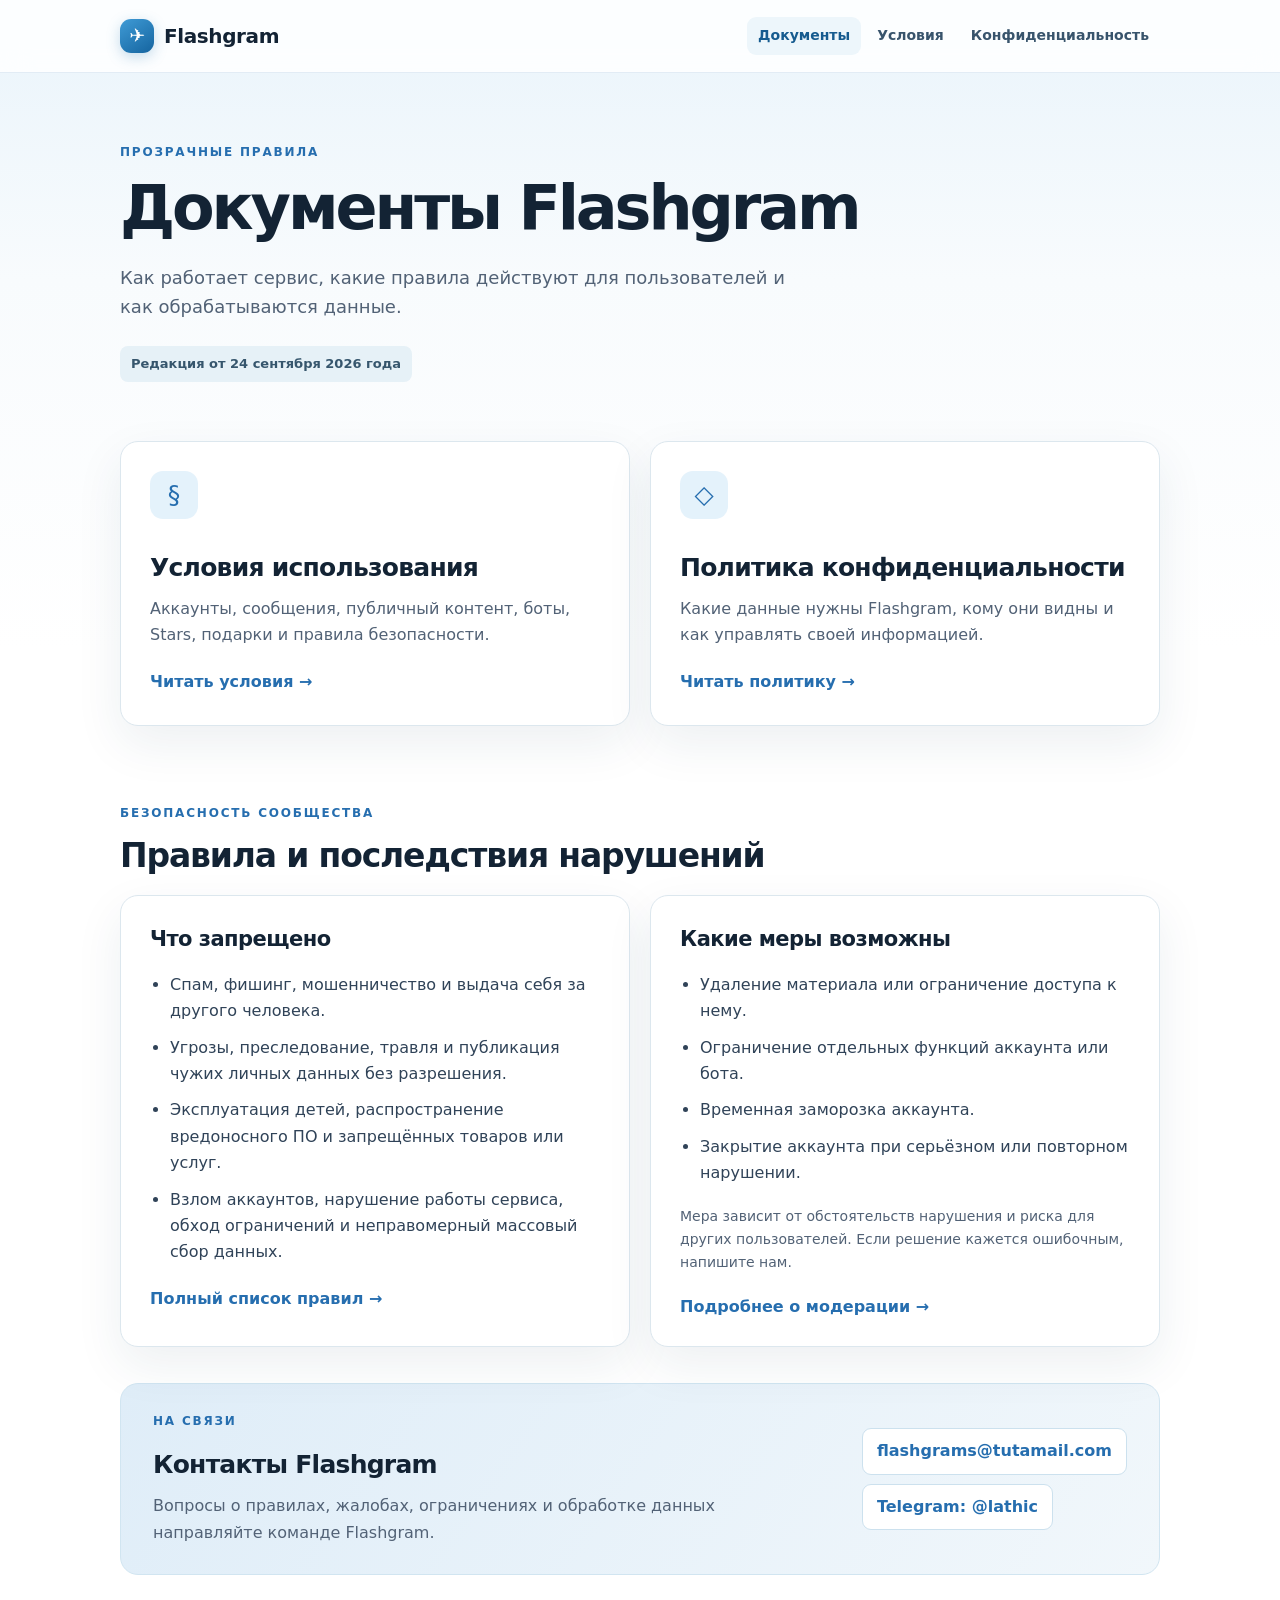
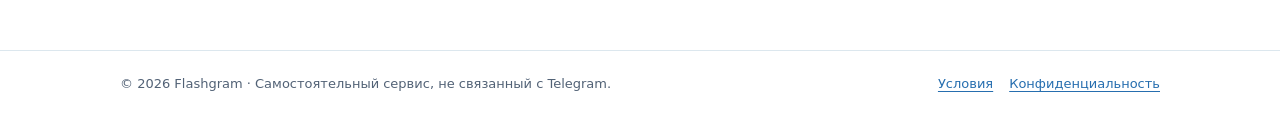
<file: index.html>
<!doctype html>
<html lang="ru">
<head>
  <meta charset="utf-8">
  <meta name="viewport" content="width=device-width,initial-scale=1">
  <meta name="color-scheme" content="light">
  <meta name="description" content="Документы Flashgram: условия, конфиденциальность, правила сервиса и контакты.">
  <title>Документы Flashgram</title>
  <link rel="stylesheet" href="assets/site.css">
</head>
<body>
  <header class="topbar"><div class="shell">
    <a class="brand" href="./"><span class="brand-mark" aria-hidden="true">✈</span>Flashgram</a>
    <nav aria-label="Основная навигация"><a href="./" aria-current="page">Документы</a><a href="terms/">Условия</a><a href="privacy/">Конфиденциальность</a></nav>
  </div></header>
  <main class="shell">
    <div class="hero">
      <p class="eyebrow">Прозрачные правила</p>
      <h1>Документы Flashgram</h1>
      <p class="lede">Как работает сервис, какие правила действуют для пользователей и как обрабатываются данные.</p>
      <span class="updated">Редакция от 24 сентября 2026 года</span>
    </div>

    <div class="cards">
      <a class="card" href="terms/"><span class="card-icon" aria-hidden="true">§</span><h2>Условия использования</h2><p>Аккаунты, сообщения, публичный контент, боты, Stars, подарки и правила безопасности.</p><span class="arrow">Читать условия →</span></a>
      <a class="card" href="privacy/"><span class="card-icon" aria-hidden="true">◇</span><h2>Политика конфиденциальности</h2><p>Какие данные нужны Flashgram, кому они видны и как управлять своей информацией.</p><span class="arrow">Читать политику →</span></a>
    </div>

    <section class="home-section" aria-labelledby="rules-title">
      <p class="eyebrow">Безопасность сообщества</p>
      <h2 id="rules-title" class="section-heading">Правила и последствия нарушений</h2>
      <div class="info-grid">
        <div class="info-panel">
          <h3>Что запрещено</h3>
          <ul>
            <li>Спам, фишинг, мошенничество и выдача себя за другого человека.</li>
            <li>Угрозы, преследование, травля и публикация чужих личных данных без разрешения.</li>
            <li>Эксплуатация детей, распространение вредоносного ПО и запрещённых товаров или услуг.</li>
            <li>Взлом аккаунтов, нарушение работы сервиса, обход ограничений и неправомерный массовый сбор данных.</li>
          </ul>
          <a class="text-link" href="terms/#conduct">Полный список правил →</a>
        </div>
        <div class="info-panel">
          <h3>Какие меры возможны</h3>
          <ul>
            <li>Удаление материала или ограничение доступа к нему.</li>
            <li>Ограничение отдельных функций аккаунта или бота.</li>
            <li>Временная заморозка аккаунта.</li>
            <li>Закрытие аккаунта при серьёзном или повторном нарушении.</li>
          </ul>
          <p class="panel-note">Мера зависит от обстоятельств нарушения и риска для других пользователей. Если решение кажется ошибочным, напишите нам.</p>
          <a class="text-link" href="terms/#moderation">Подробнее о модерации →</a>
        </div>
      </div>
    </section>

    <section class="contact-panel" aria-labelledby="contact-title">
      <div><p class="eyebrow">На связи</p><h2 id="contact-title">Контакты Flashgram</h2><p>Вопросы о правилах, жалобах, ограничениях и обработке данных направляйте команде Flashgram.</p></div>
      <div class="contact-links"><a href="mailto:flashgrams@tutamail.com">flashgrams@tutamail.com</a><a href="https://t.me/lathic">Telegram: @lathic</a></div>
    </section>
  </main>
  <footer><div class="shell"><span>© 2026 Flashgram · Самостоятельный сервис, не связанный с Telegram.</span><span><a href="terms/">Условия</a><a href="privacy/">Конфиденциальность</a></span></div></footer>
</body>
</html>
</file>
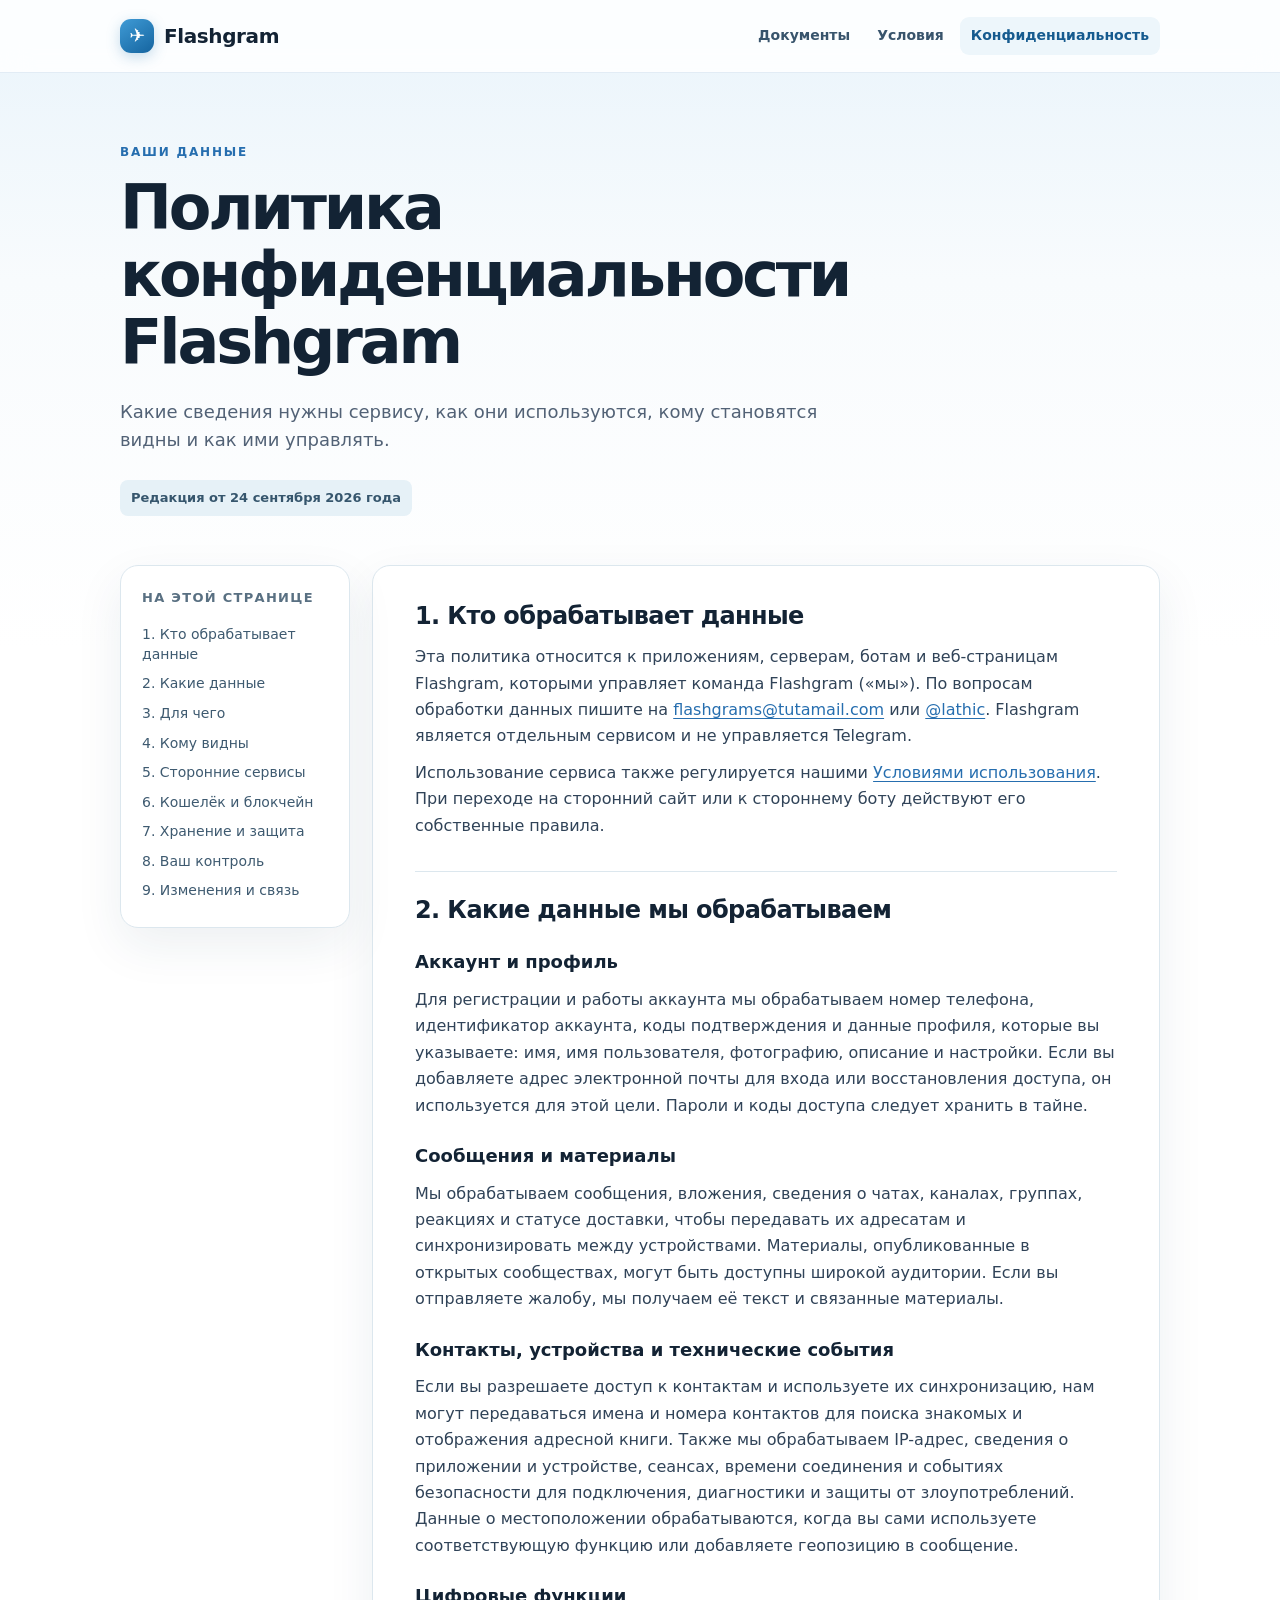
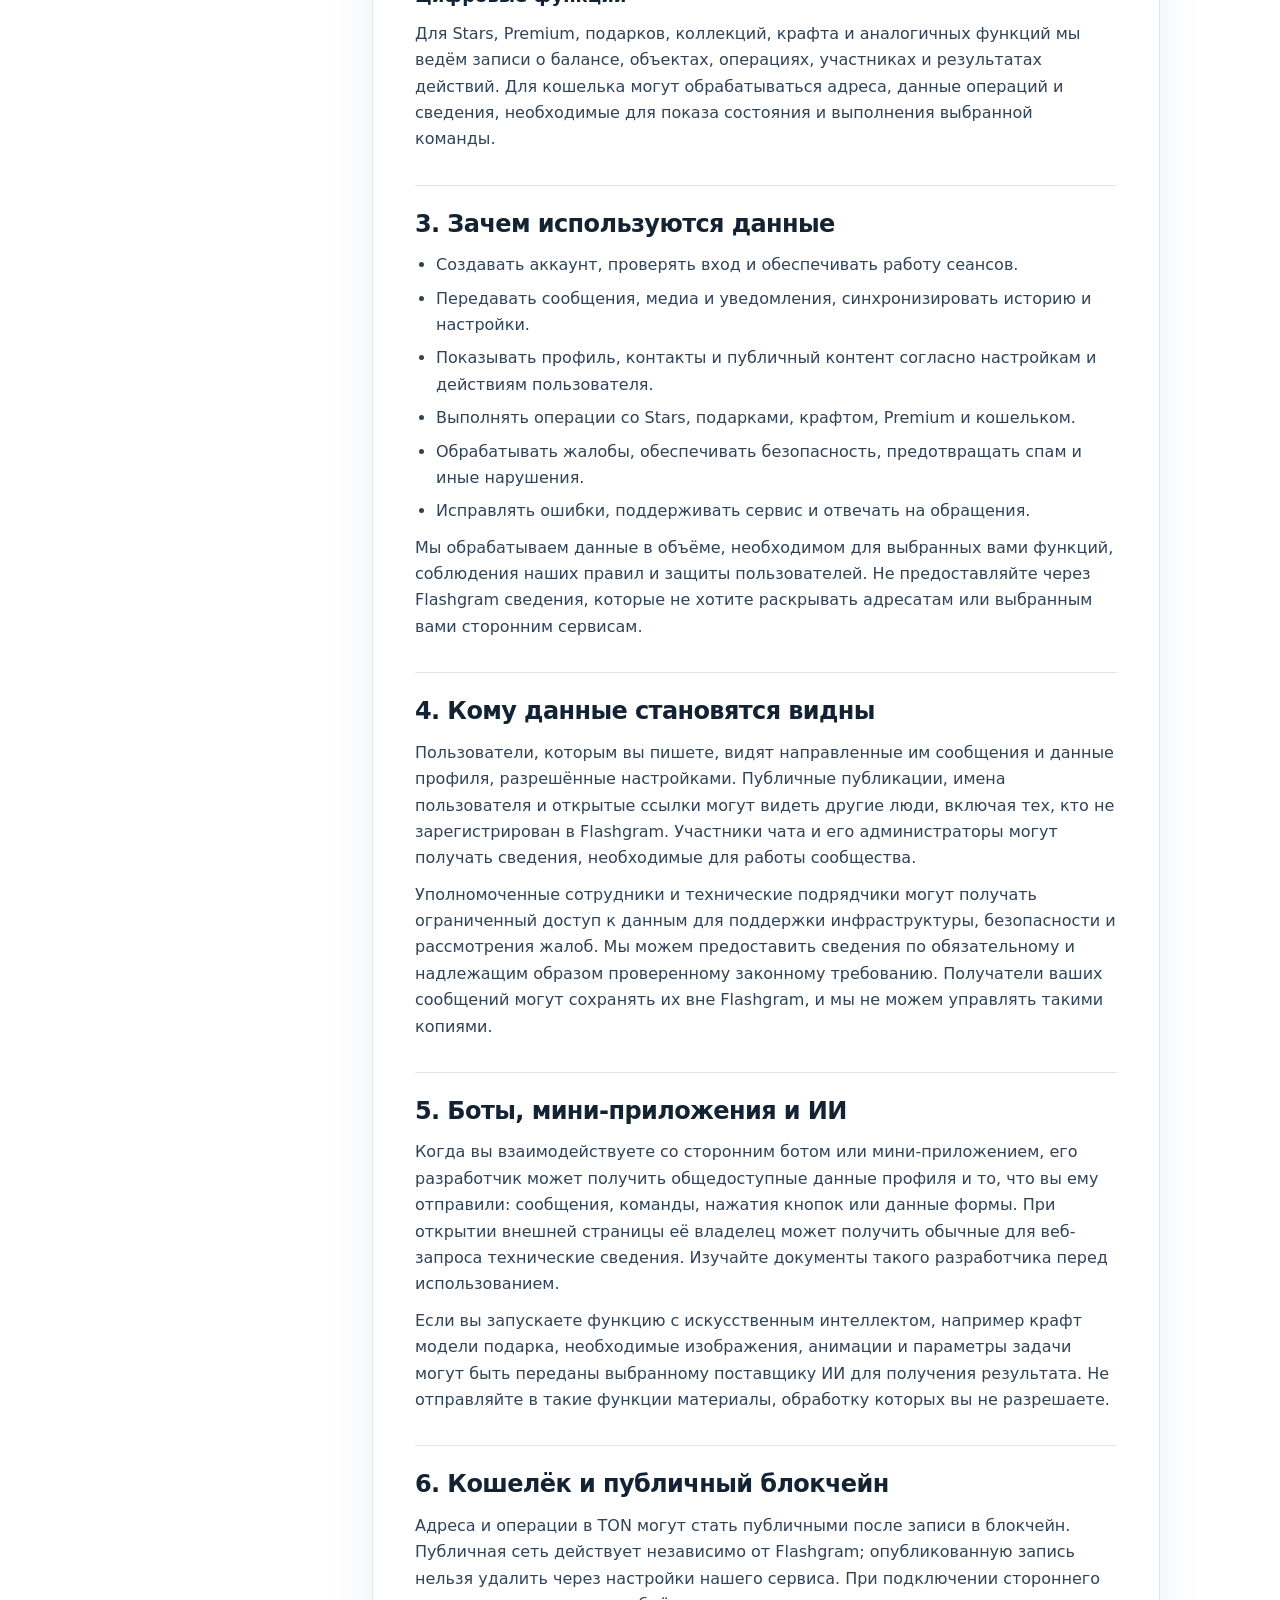
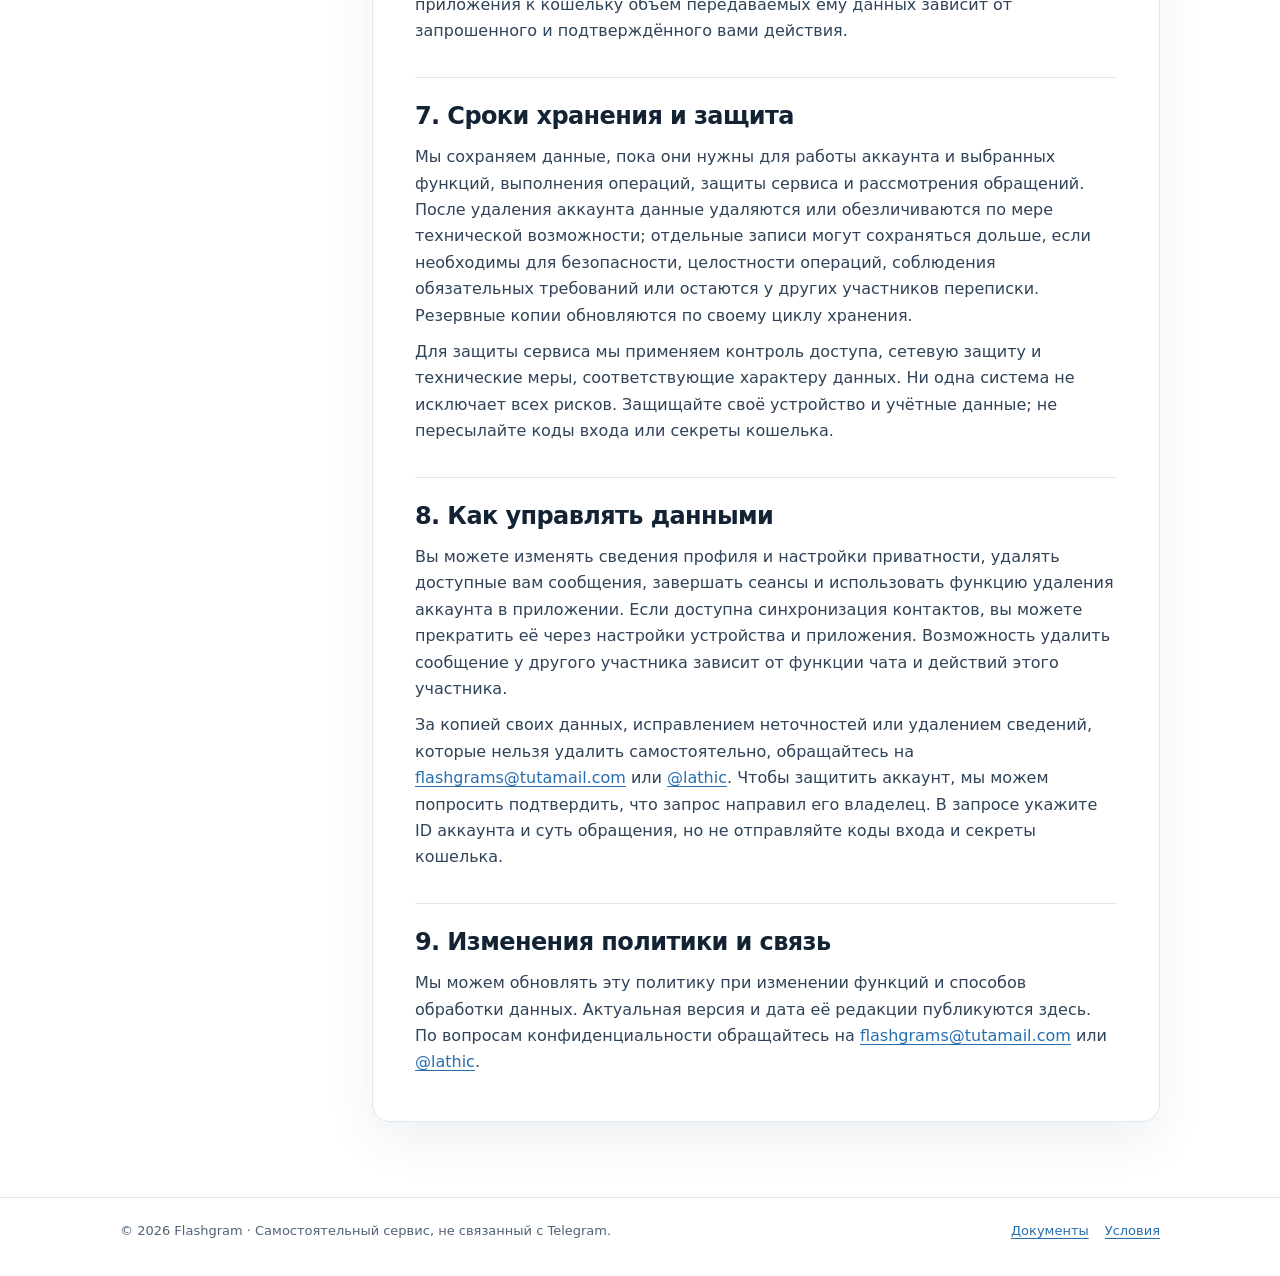
<file: privacy/index.html>
<!doctype html>
<html lang="ru">
<head><meta charset="utf-8"><meta name="viewport" content="width=device-width,initial-scale=1"><meta name="description" content="Политика конфиденциальности Flashgram: какие данные обрабатываются и как ими управлять."><title>Политика конфиденциальности — Flashgram</title><link rel="stylesheet" href="../assets/site.css"></head>
<body>
<header class="topbar"><div class="shell"><a class="brand" href="../"><span class="brand-mark" aria-hidden="true">✈</span>Flashgram</a><nav aria-label="Основная навигация"><a href="../">Документы</a><a href="../terms/">Условия</a><a href="./" aria-current="page">Конфиденциальность</a></nav></div></header>
<main class="shell"><div class="hero"><p class="eyebrow">Ваши данные</p><h1>Политика конфиденциальности Flashgram</h1><p class="lede">Какие сведения нужны сервису, как они используются, кому становятся видны и как ими управлять.</p><span class="updated">Редакция от 24 сентября 2026 года</span></div>
<div class="document-layout"><aside class="toc" aria-label="Содержание"><h2>На этой странице</h2><a href="#who">1. Кто обрабатывает данные</a><a href="#collect">2. Какие данные</a><a href="#purpose">3. Для чего</a><a href="#visibility">4. Кому видны</a><a href="#third">5. Сторонние сервисы</a><a href="#wallet">6. Кошелёк и блокчейн</a><a href="#retention">7. Хранение и защита</a><a href="#control">8. Ваш контроль</a><a href="#changes">9. Изменения и связь</a></aside>
<article class="document">
<section id="who"><h2>1. Кто обрабатывает данные</h2><p>Эта политика относится к приложениям, серверам, ботам и веб-страницам Flashgram, которыми управляет команда Flashgram («мы»). По вопросам обработки данных пишите на <a href="mailto:flashgrams@tutamail.com">flashgrams@tutamail.com</a> или <a href="https://t.me/lathic">@lathic</a>. Flashgram является отдельным сервисом и не управляется Telegram.</p><p>Использование сервиса также регулируется нашими <a href="../terms/">Условиями использования</a>. При переходе на сторонний сайт или к стороннему боту действуют его собственные правила.</p></section>
<section id="collect"><h2>2. Какие данные мы обрабатываем</h2><h3>Аккаунт и профиль</h3><p>Для регистрации и работы аккаунта мы обрабатываем номер телефона, идентификатор аккаунта, коды подтверждения и данные профиля, которые вы указываете: имя, имя пользователя, фотографию, описание и настройки. Если вы добавляете адрес электронной почты для входа или восстановления доступа, он используется для этой цели. Пароли и коды доступа следует хранить в тайне.</p><h3>Сообщения и материалы</h3><p>Мы обрабатываем сообщения, вложения, сведения о чатах, каналах, группах, реакциях и статусе доставки, чтобы передавать их адресатам и синхронизировать между устройствами. Материалы, опубликованные в открытых сообществах, могут быть доступны широкой аудитории. Если вы отправляете жалобу, мы получаем её текст и связанные материалы.</p><h3>Контакты, устройства и технические события</h3><p>Если вы разрешаете доступ к контактам и используете их синхронизацию, нам могут передаваться имена и номера контактов для поиска знакомых и отображения адресной книги. Также мы обрабатываем IP-адрес, сведения о приложении и устройстве, сеансах, времени соединения и событиях безопасности для подключения, диагностики и защиты от злоупотреблений. Данные о местоположении обрабатываются, когда вы сами используете соответствующую функцию или добавляете геопозицию в сообщение.</p><h3>Цифровые функции</h3><p>Для Stars, Premium, подарков, коллекций, крафта и аналогичных функций мы ведём записи о балансе, объектах, операциях, участниках и результатах действий. Для кошелька могут обрабатываться адреса, данные операций и сведения, необходимые для показа состояния и выполнения выбранной команды.</p></section>
<section id="purpose"><h2>3. Зачем используются данные</h2><ul><li>Создавать аккаунт, проверять вход и обеспечивать работу сеансов.</li><li>Передавать сообщения, медиа и уведомления, синхронизировать историю и настройки.</li><li>Показывать профиль, контакты и публичный контент согласно настройкам и действиям пользователя.</li><li>Выполнять операции со Stars, подарками, крафтом, Premium и кошельком.</li><li>Обрабатывать жалобы, обеспечивать безопасность, предотвращать спам и иные нарушения.</li><li>Исправлять ошибки, поддерживать сервис и отвечать на обращения.</li></ul><p>Мы обрабатываем данные в объёме, необходимом для выбранных вами функций, соблюдения наших правил и защиты пользователей. Не предоставляйте через Flashgram сведения, которые не хотите раскрывать адресатам или выбранным вами сторонним сервисам.</p></section>
<section id="visibility"><h2>4. Кому данные становятся видны</h2><p>Пользователи, которым вы пишете, видят направленные им сообщения и данные профиля, разрешённые настройками. Публичные публикации, имена пользователя и открытые ссылки могут видеть другие люди, включая тех, кто не зарегистрирован в Flashgram. Участники чата и его администраторы могут получать сведения, необходимые для работы сообщества.</p><p>Уполномоченные сотрудники и технические подрядчики могут получать ограниченный доступ к данным для поддержки инфраструктуры, безопасности и рассмотрения жалоб. Мы можем предоставить сведения по обязательному и надлежащим образом проверенному законному требованию. Получатели ваших сообщений могут сохранять их вне Flashgram, и мы не можем управлять такими копиями.</p></section>
<section id="third"><h2>5. Боты, мини-приложения и ИИ</h2><p>Когда вы взаимодействуете со сторонним ботом или мини-приложением, его разработчик может получить общедоступные данные профиля и то, что вы ему отправили: сообщения, команды, нажатия кнопок или данные формы. При открытии внешней страницы её владелец может получить обычные для веб-запроса технические сведения. Изучайте документы такого разработчика перед использованием.</p><p>Если вы запускаете функцию с искусственным интеллектом, например крафт модели подарка, необходимые изображения, анимации и параметры задачи могут быть переданы выбранному поставщику ИИ для получения результата. Не отправляйте в такие функции материалы, обработку которых вы не разрешаете.</p></section>
<section id="wallet"><h2>6. Кошелёк и публичный блокчейн</h2><p>Адреса и операции в TON могут стать публичными после записи в блокчейн. Публичная сеть действует независимо от Flashgram; опубликованную запись нельзя удалить через настройки нашего сервиса. При подключении стороннего приложения к кошельку объём передаваемых ему данных зависит от запрошенного и подтверждённого вами действия.</p></section>
<section id="retention"><h2>7. Сроки хранения и защита</h2><p>Мы сохраняем данные, пока они нужны для работы аккаунта и выбранных функций, выполнения операций, защиты сервиса и рассмотрения обращений. После удаления аккаунта данные удаляются или обезличиваются по мере технической возможности; отдельные записи могут сохраняться дольше, если необходимы для безопасности, целостности операций, соблюдения обязательных требований или остаются у других участников переписки. Резервные копии обновляются по своему циклу хранения.</p><p>Для защиты сервиса мы применяем контроль доступа, сетевую защиту и технические меры, соответствующие характеру данных. Ни одна система не исключает всех рисков. Защищайте своё устройство и учётные данные; не пересылайте коды входа или секреты кошелька.</p></section>
<section id="control"><h2>8. Как управлять данными</h2><p>Вы можете изменять сведения профиля и настройки приватности, удалять доступные вам сообщения, завершать сеансы и использовать функцию удаления аккаунта в приложении. Если доступна синхронизация контактов, вы можете прекратить её через настройки устройства и приложения. Возможность удалить сообщение у другого участника зависит от функции чата и действий этого участника.</p><p>За копией своих данных, исправлением неточностей или удалением сведений, которые нельзя удалить самостоятельно, обращайтесь на <a href="mailto:flashgrams@tutamail.com">flashgrams@tutamail.com</a> или <a href="https://t.me/lathic">@lathic</a>. Чтобы защитить аккаунт, мы можем попросить подтвердить, что запрос направил его владелец. В запросе укажите ID аккаунта и суть обращения, но не отправляйте коды входа и секреты кошелька.</p></section>
<section id="changes"><h2>9. Изменения политики и связь</h2><p>Мы можем обновлять эту политику при изменении функций и способов обработки данных. Актуальная версия и дата её редакции публикуются здесь. По вопросам конфиденциальности обращайтесь на <a href="mailto:flashgrams@tutamail.com">flashgrams@tutamail.com</a> или <a href="https://t.me/lathic">@lathic</a>.</p></section>
</article></div></main>
<footer><div class="shell"><span>© 2026 Flashgram · Самостоятельный сервис, не связанный с Telegram.</span><span><a href="../">Документы</a><a href="../terms/">Условия</a></span></div></footer>
</body></html>
</file>
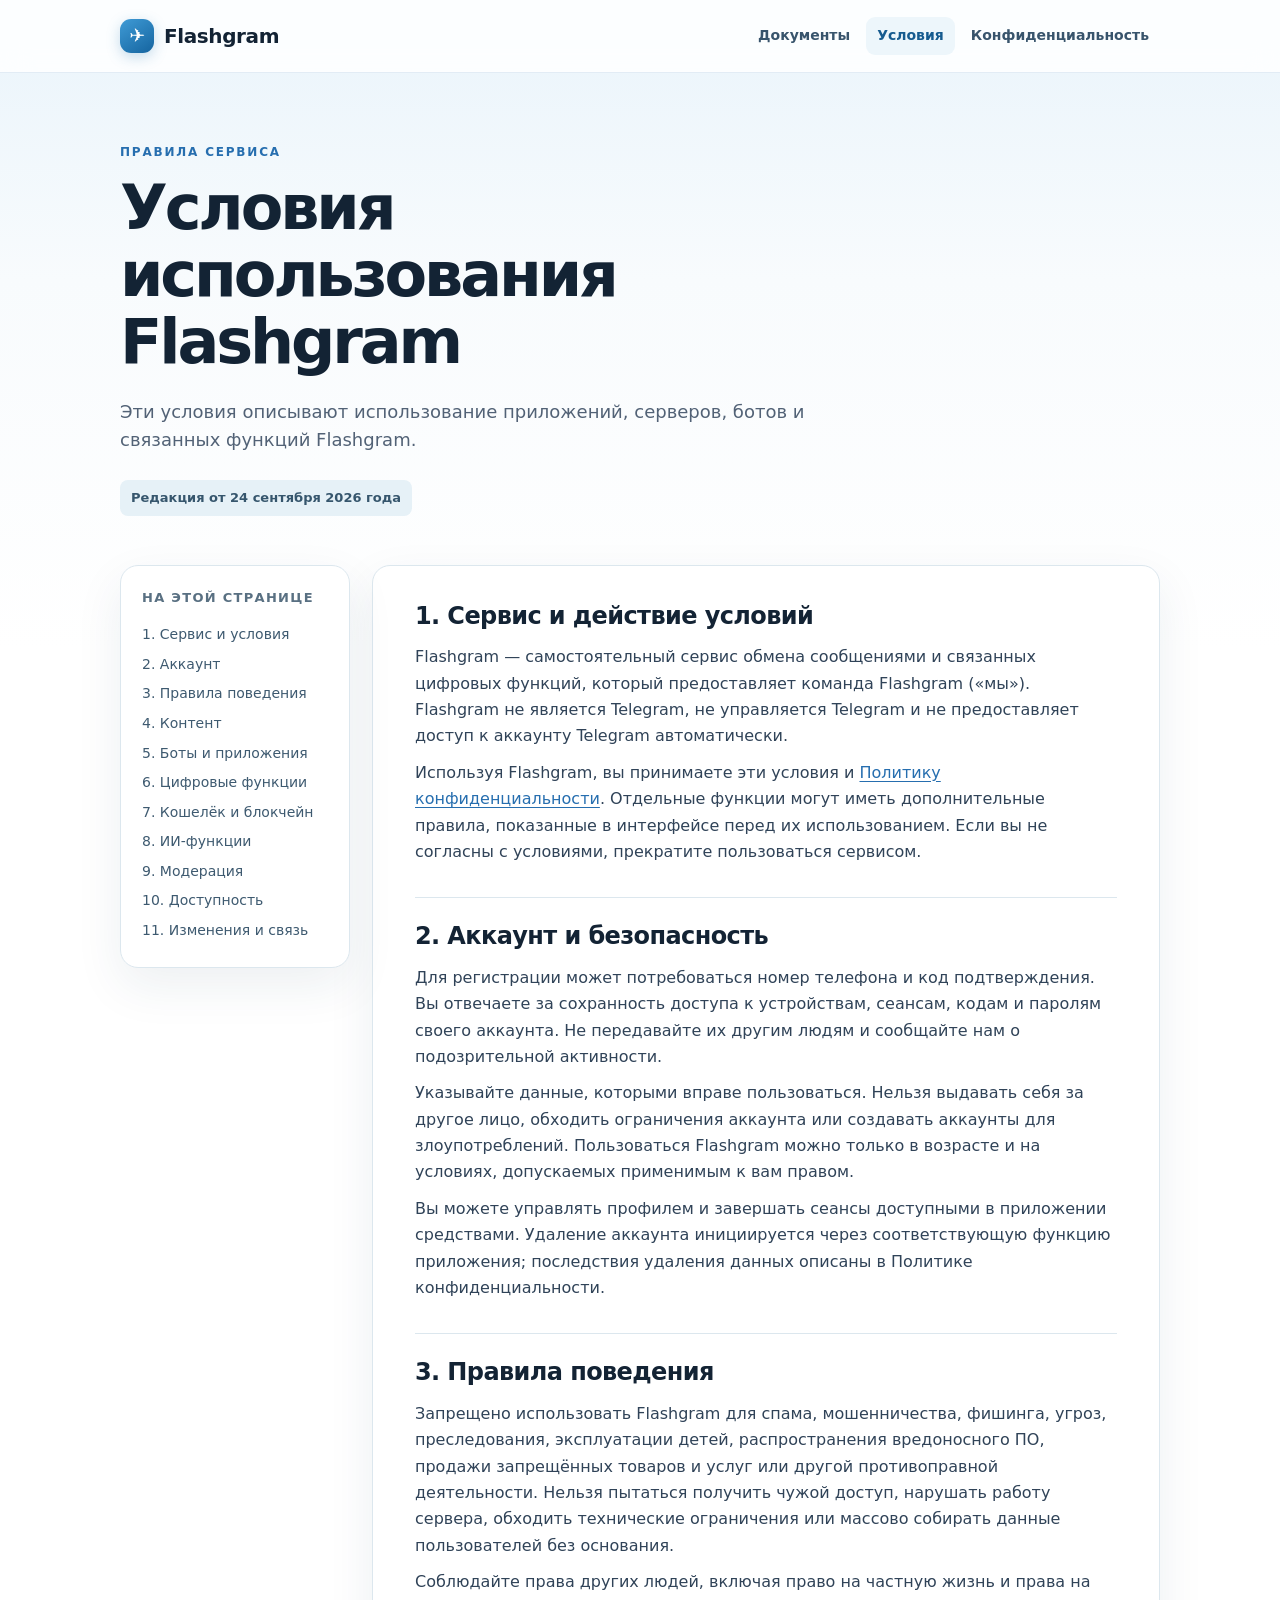
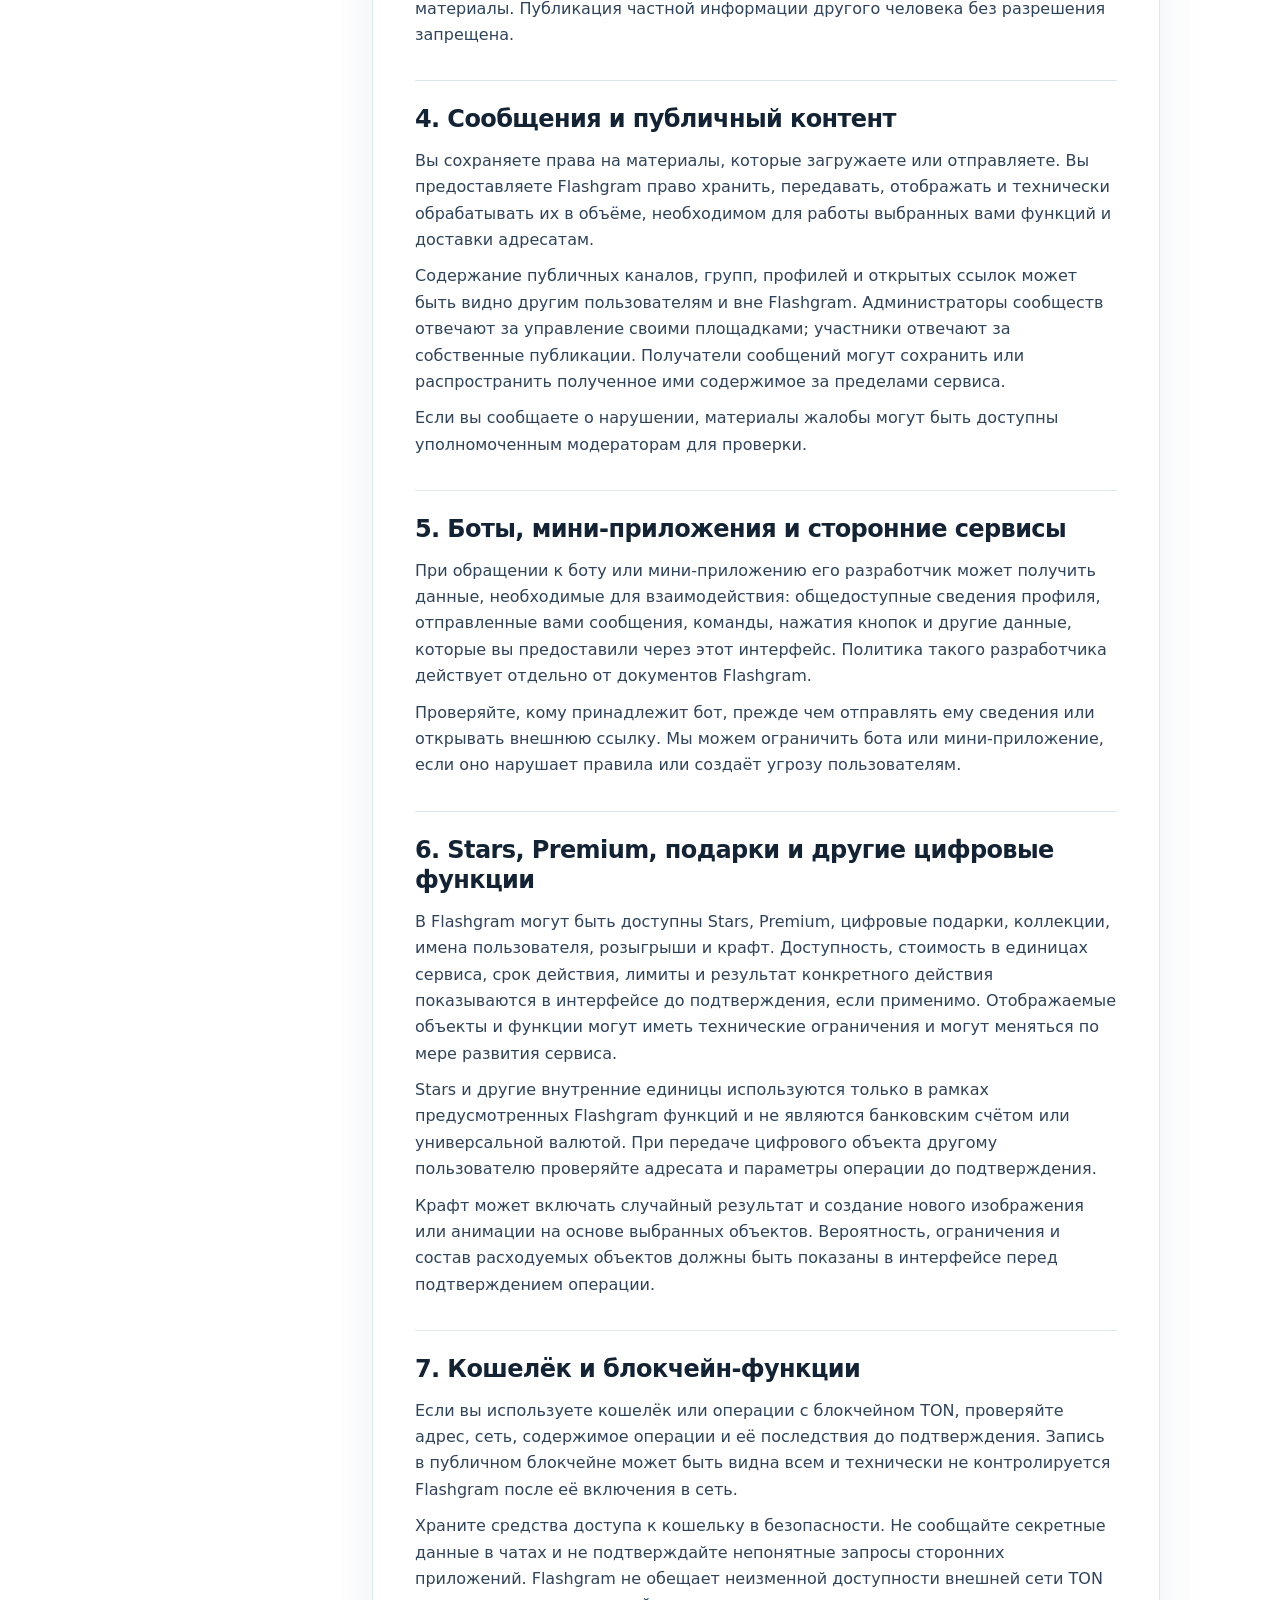
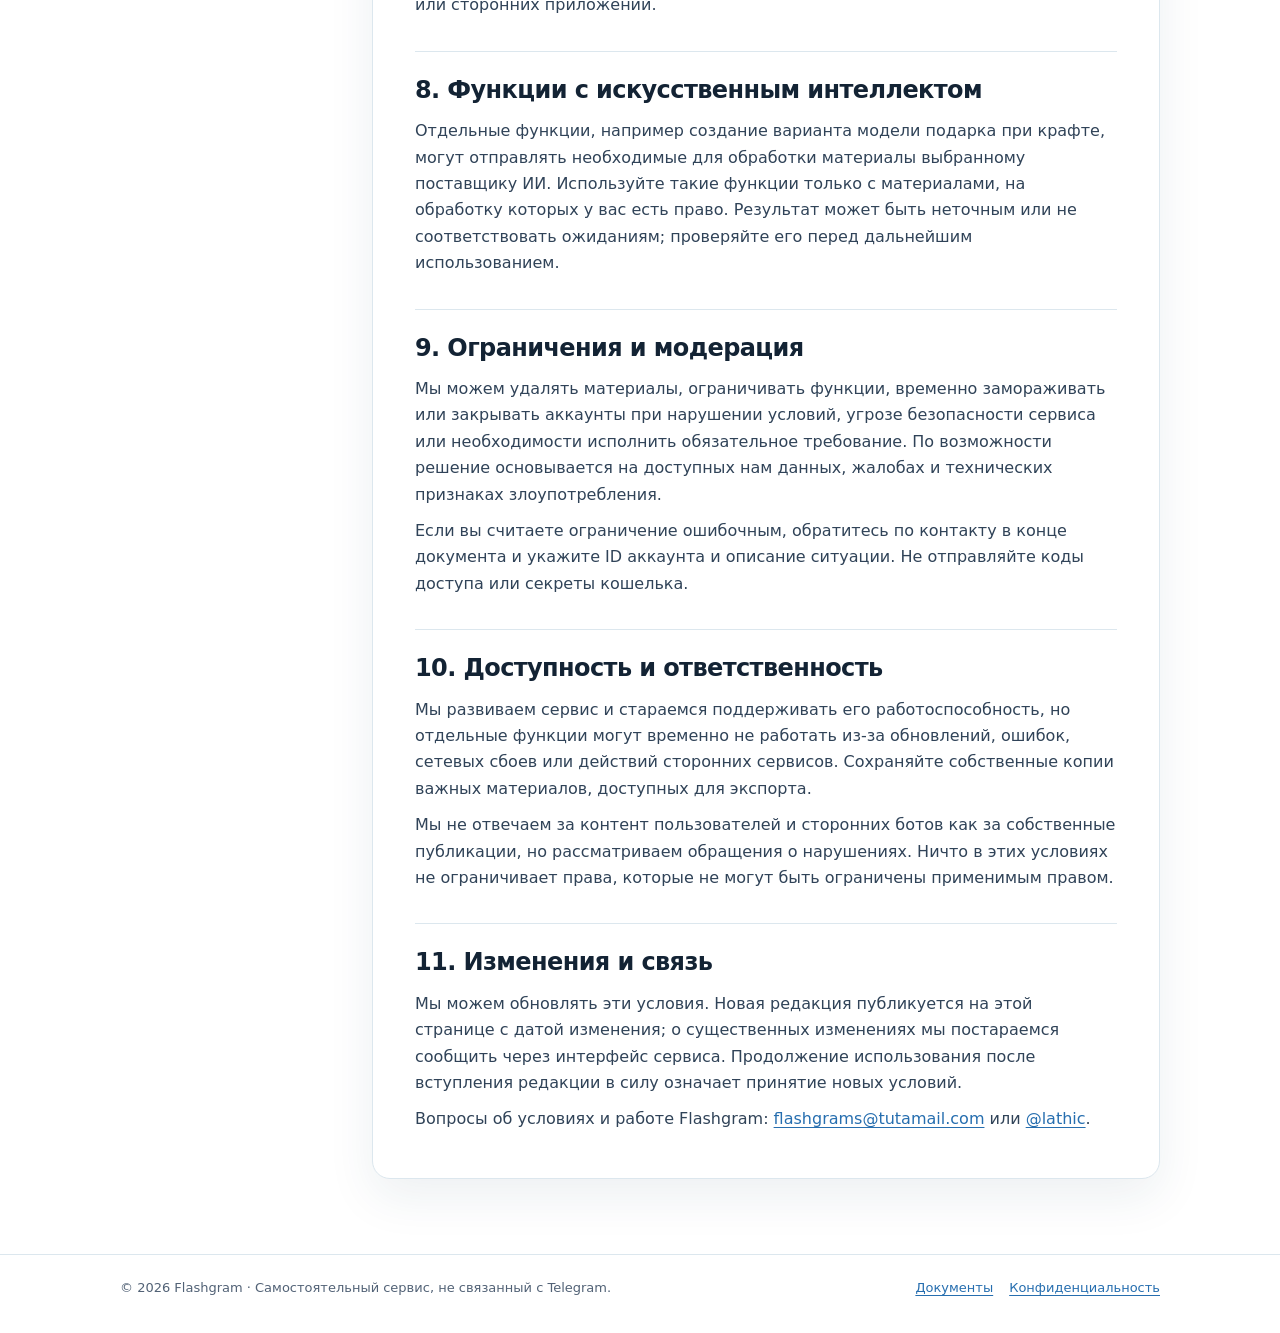
<file: terms/index.html>
<!doctype html>
<html lang="ru">
<head><meta charset="utf-8"><meta name="viewport" content="width=device-width,initial-scale=1"><meta name="description" content="Условия использования Flashgram: правила аккаунтов, сообщений, ботов, Stars, подарков и кошелька."><title>Условия использования — Flashgram</title><link rel="stylesheet" href="../assets/site.css"></head>
<body>
<header class="topbar"><div class="shell"><a class="brand" href="../"><span class="brand-mark" aria-hidden="true">✈</span>Flashgram</a><nav aria-label="Основная навигация"><a href="../">Документы</a><a href="./" aria-current="page">Условия</a><a href="../privacy/">Конфиденциальность</a></nav></div></header>
<main class="shell"><div class="hero"><p class="eyebrow">Правила сервиса</p><h1>Условия использования Flashgram</h1><p class="lede">Эти условия описывают использование приложений, серверов, ботов и связанных функций Flashgram.</p><span class="updated">Редакция от 24 сентября 2026 года</span></div>
<div class="document-layout"><aside class="toc" aria-label="Содержание"><h2>На этой странице</h2><a href="#scope">1. Сервис и условия</a><a href="#account">2. Аккаунт</a><a href="#conduct">3. Правила поведения</a><a href="#content">4. Контент</a><a href="#bots">5. Боты и приложения</a><a href="#digital">6. Цифровые функции</a><a href="#wallet">7. Кошелёк и блокчейн</a><a href="#ai">8. ИИ-функции</a><a href="#moderation">9. Модерация</a><a href="#availability">10. Доступность</a><a href="#changes">11. Изменения и связь</a></aside>
<article class="document">
<section id="scope"><h2>1. Сервис и действие условий</h2><p>Flashgram — самостоятельный сервис обмена сообщениями и связанных цифровых функций, который предоставляет команда Flashgram («мы»). Flashgram не является Telegram, не управляется Telegram и не предоставляет доступ к аккаунту Telegram автоматически.</p><p>Используя Flashgram, вы принимаете эти условия и <a href="../privacy/">Политику конфиденциальности</a>. Отдельные функции могут иметь дополнительные правила, показанные в интерфейсе перед их использованием. Если вы не согласны с условиями, прекратите пользоваться сервисом.</p></section>
<section id="account"><h2>2. Аккаунт и безопасность</h2><p>Для регистрации может потребоваться номер телефона и код подтверждения. Вы отвечаете за сохранность доступа к устройствам, сеансам, кодам и паролям своего аккаунта. Не передавайте их другим людям и сообщайте нам о подозрительной активности.</p><p>Указывайте данные, которыми вправе пользоваться. Нельзя выдавать себя за другое лицо, обходить ограничения аккаунта или создавать аккаунты для злоупотреблений. Пользоваться Flashgram можно только в возрасте и на условиях, допускаемых применимым к вам правом.</p><p>Вы можете управлять профилем и завершать сеансы доступными в приложении средствами. Удаление аккаунта инициируется через соответствующую функцию приложения; последствия удаления данных описаны в Политике конфиденциальности.</p></section>
<section id="conduct"><h2>3. Правила поведения</h2><p>Запрещено использовать Flashgram для спама, мошенничества, фишинга, угроз, преследования, эксплуатации детей, распространения вредоносного ПО, продажи запрещённых товаров и услуг или другой противоправной деятельности. Нельзя пытаться получить чужой доступ, нарушать работу сервера, обходить технические ограничения или массово собирать данные пользователей без основания.</p><p>Соблюдайте права других людей, включая право на частную жизнь и права на материалы. Публикация частной информации другого человека без разрешения запрещена.</p></section>
<section id="content"><h2>4. Сообщения и публичный контент</h2><p>Вы сохраняете права на материалы, которые загружаете или отправляете. Вы предоставляете Flashgram право хранить, передавать, отображать и технически обрабатывать их в объёме, необходимом для работы выбранных вами функций и доставки адресатам.</p><p>Содержание публичных каналов, групп, профилей и открытых ссылок может быть видно другим пользователям и вне Flashgram. Администраторы сообществ отвечают за управление своими площадками; участники отвечают за собственные публикации. Получатели сообщений могут сохранить или распространить полученное ими содержимое за пределами сервиса.</p><p>Если вы сообщаете о нарушении, материалы жалобы могут быть доступны уполномоченным модераторам для проверки.</p></section>
<section id="bots"><h2>5. Боты, мини-приложения и сторонние сервисы</h2><p>При обращении к боту или мини-приложению его разработчик может получить данные, необходимые для взаимодействия: общедоступные сведения профиля, отправленные вами сообщения, команды, нажатия кнопок и другие данные, которые вы предоставили через этот интерфейс. Политика такого разработчика действует отдельно от документов Flashgram.</p><p>Проверяйте, кому принадлежит бот, прежде чем отправлять ему сведения или открывать внешнюю ссылку. Мы можем ограничить бота или мини-приложение, если оно нарушает правила или создаёт угрозу пользователям.</p></section>
<section id="digital"><h2>6. Stars, Premium, подарки и другие цифровые функции</h2><p>В Flashgram могут быть доступны Stars, Premium, цифровые подарки, коллекции, имена пользователя, розыгрыши и крафт. Доступность, стоимость в единицах сервиса, срок действия, лимиты и результат конкретного действия показываются в интерфейсе до подтверждения, если применимо. Отображаемые объекты и функции могут иметь технические ограничения и могут меняться по мере развития сервиса.</p><p>Stars и другие внутренние единицы используются только в рамках предусмотренных Flashgram функций и не являются банковским счётом или универсальной валютой. При передаче цифрового объекта другому пользователю проверяйте адресата и параметры операции до подтверждения.</p><p>Крафт может включать случайный результат и создание нового изображения или анимации на основе выбранных объектов. Вероятность, ограничения и состав расходуемых объектов должны быть показаны в интерфейсе перед подтверждением операции.</p></section>
<section id="wallet"><h2>7. Кошелёк и блокчейн-функции</h2><p>Если вы используете кошелёк или операции с блокчейном TON, проверяйте адрес, сеть, содержимое операции и её последствия до подтверждения. Запись в публичном блокчейне может быть видна всем и технически не контролируется Flashgram после её включения в сеть.</p><p>Храните средства доступа к кошельку в безопасности. Не сообщайте секретные данные в чатах и не подтверждайте непонятные запросы сторонних приложений. Flashgram не обещает неизменной доступности внешней сети TON или сторонних приложений.</p></section>
<section id="ai"><h2>8. Функции с искусственным интеллектом</h2><p>Отдельные функции, например создание варианта модели подарка при крафте, могут отправлять необходимые для обработки материалы выбранному поставщику ИИ. Используйте такие функции только с материалами, на обработку которых у вас есть право. Результат может быть неточным или не соответствовать ожиданиям; проверяйте его перед дальнейшим использованием.</p></section>
<section id="moderation"><h2>9. Ограничения и модерация</h2><p>Мы можем удалять материалы, ограничивать функции, временно замораживать или закрывать аккаунты при нарушении условий, угрозе безопасности сервиса или необходимости исполнить обязательное требование. По возможности решение основывается на доступных нам данных, жалобах и технических признаках злоупотребления.</p><p>Если вы считаете ограничение ошибочным, обратитесь по контакту в конце документа и укажите ID аккаунта и описание ситуации. Не отправляйте коды доступа или секреты кошелька.</p></section>
<section id="availability"><h2>10. Доступность и ответственность</h2><p>Мы развиваем сервис и стараемся поддерживать его работоспособность, но отдельные функции могут временно не работать из-за обновлений, ошибок, сетевых сбоев или действий сторонних сервисов. Сохраняйте собственные копии важных материалов, доступных для экспорта.</p><p>Мы не отвечаем за контент пользователей и сторонних ботов как за собственные публикации, но рассматриваем обращения о нарушениях. Ничто в этих условиях не ограничивает права, которые не могут быть ограничены применимым правом.</p></section>
<section id="changes"><h2>11. Изменения и связь</h2><p>Мы можем обновлять эти условия. Новая редакция публикуется на этой странице с датой изменения; о существенных изменениях мы постараемся сообщить через интерфейс сервиса. Продолжение использования после вступления редакции в силу означает принятие новых условий.</p><p>Вопросы об условиях и работе Flashgram: <a href="mailto:flashgrams@tutamail.com">flashgrams@tutamail.com</a> или <a href="https://t.me/lathic">@lathic</a>.</p></section>
</article></div></main>
<footer><div class="shell"><span>© 2026 Flashgram · Самостоятельный сервис, не связанный с Telegram.</span><span><a href="../">Документы</a><a href="../privacy/">Конфиденциальность</a></span></div></footer>
</body></html>
</file>
<file: assets/site.css>
:root{color-scheme:light;--ink:#132334;--muted:#526276;--line:#dce7ee;--blue:#266eaf;--pale:#edf6fb;--white:#fff;--shadow:0 18px 48px rgba(26,62,92,.08)}
*{box-sizing:border-box}
html{scroll-behavior:smooth}
body{margin:0;background:linear-gradient(180deg,#e9f4fb 0,#f8fbfd 280px,#fff 650px);color:var(--ink);font:16px/1.65 system-ui,-apple-system,BlinkMacSystemFont,"Segoe UI",sans-serif}
a{color:var(--blue);text-underline-offset:3px}
a:hover{color:#155582}
a:focus-visible{outline:3px solid #ffbd55;outline-offset:3px;border-radius:3px}
.shell{width:min(100% - 36px,1040px);margin:0 auto}
.topbar{border-bottom:1px solid rgba(38,110,175,.12);background:rgba(255,255,255,.85);backdrop-filter:blur(14px)}
.topbar .shell{display:flex;align-items:center;justify-content:space-between;gap:20px;min-height:72px}
.brand{display:flex;align-items:center;gap:10px;color:var(--ink);font-weight:800;text-decoration:none;letter-spacing:-.02em;font-size:20px}
.brand-mark{display:grid;place-items:center;width:34px;height:34px;border-radius:11px;background:linear-gradient(145deg,#3f9bd6,#15649f);color:#fff;box-shadow:0 4px 14px #267cb544;font-size:19px}
nav{display:flex;gap:5px;align-items:center;flex-wrap:wrap}
nav a{padding:7px 11px;border-radius:9px;color:#38546c;text-decoration:none;font-size:14px;font-weight:650}
nav a:hover,nav a[aria-current="page"]{background:var(--pale);color:#165b8f}
.hero{padding:70px 0 44px}
.eyebrow{margin:0 0 12px;color:var(--blue);font-size:12px;font-weight:800;letter-spacing:.15em;text-transform:uppercase}
h1{max-width:780px;margin:0;font-size:clamp(36px,6vw,62px);line-height:1.08;letter-spacing:-.05em}
.lede{max-width:700px;margin:22px 0 0;color:var(--muted);font-size:18px;line-height:1.6}
.updated{display:inline-block;margin-top:25px;padding:7px 11px;border-radius:8px;background:#e6f1f7;color:#36566d;font-size:13px;font-weight:650}
.cards{display:grid;grid-template-columns:repeat(2,minmax(0,1fr));gap:20px;padding:15px 0 78px}
.card,.document,.toc{background:var(--white);border:1px solid var(--line);border-radius:18px;box-shadow:var(--shadow)}
.card{display:flex;flex-direction:column;align-items:flex-start;min-height:285px;padding:29px;text-decoration:none;color:var(--ink);transition:transform .15s,box-shadow .15s}
.card:hover{transform:translateY(-3px);box-shadow:0 23px 55px rgba(26,62,92,.13);color:var(--ink)}
.card-icon{display:grid;place-items:center;width:48px;height:48px;border-radius:13px;background:#e4f2fb;color:var(--blue);font-size:25px}
.card h2{margin:28px 0 8px;font-size:25px;letter-spacing:-.03em}
.card p{margin:0;color:var(--muted)}
.card .arrow{margin-top:auto;padding-top:20px;color:var(--blue);font-weight:750}
.home-section{padding:0 0 24px}
.section-heading{margin:0 0 20px;font-size:clamp(25px,3vw,33px);line-height:1.2;letter-spacing:-.035em}
.info-grid{display:grid;grid-template-columns:repeat(2,minmax(0,1fr));gap:20px}
.info-panel{background:var(--white);border:1px solid var(--line);border-radius:18px;padding:26px 29px;box-shadow:var(--shadow)}
.info-panel h3{margin:0 0 15px;font-size:21px;letter-spacing:-.025em}
.info-panel ul{margin:0;padding-left:20px;color:#304358}
.info-panel li+li{margin-top:10px}
.panel-note{margin:18px 0 0;color:var(--muted);font-size:14px}
.text-link{display:inline-block;margin-top:20px;font-weight:700;text-decoration:none}
.text-link:hover{text-decoration:underline}
.contact-panel{display:flex;justify-content:space-between;align-items:center;gap:24px;margin:12px 0 75px;padding:28px 32px;border-radius:18px;background:linear-gradient(125deg,#dfedf8,#f1f7fb);border:1px solid #d1e5f1}
.contact-panel h2{margin:0;font-size:25px;letter-spacing:-.03em}
.contact-panel p:last-child{max-width:570px;margin:8px 0 0;color:var(--muted)}
.contact-links{display:flex;flex-direction:column;gap:9px;align-items:flex-start;flex-shrink:0}
.contact-links a{display:inline-block;padding:9px 14px;background:#fff;border:1px solid #cce1ee;border-radius:9px;font-weight:700;text-decoration:none;white-space:nowrap}
.contact-links a:hover{background:#f8fcff}
.document-layout{display:grid;grid-template-columns:230px minmax(0,1fr);gap:22px;align-items:start;padding:5px 0 75px}
.toc{position:sticky;top:20px;padding:21px}
.toc h2{margin:0 0 12px;font-size:13px;text-transform:uppercase;letter-spacing:.1em;color:#597082}
.toc a{display:block;padding:5px 0;color:#3e5a70;text-decoration:none;font-size:14px;line-height:1.4}
.toc a:hover{color:var(--blue);text-decoration:underline}
.document{padding:35px 42px}
.document section+section{border-top:1px solid var(--line);margin-top:32px;padding-top:23px}
.document h2{margin:0 0 13px;font-size:24px;line-height:1.27;letter-spacing:-.025em;scroll-margin-top:25px}
.document h3{font-size:18px;margin:22px 0 8px}
.document p{margin:10px 0;color:#304358}
.document ul{padding-left:21px;margin:10px 0;color:#304358}
.document li+li{margin-top:7px}
.document strong{color:#1c3144}
.notice{border-left:3px solid var(--blue);background:var(--pale);border-radius:0 10px 10px 0;padding:12px 16px;margin:18px 0;color:#2d506a}
footer{border-top:1px solid var(--line);padding:22px 0 35px;color:var(--muted);font-size:13px}
footer .shell{display:flex;justify-content:space-between;gap:15px;flex-wrap:wrap}
footer a{margin-left:16px}
@media(max-width:760px){.topbar .shell{align-items:flex-start;flex-direction:column;padding:13px 0}.hero{padding-top:48px}.cards,.info-grid{grid-template-columns:1fr}.cards{padding-bottom:48px}.contact-panel{align-items:stretch;flex-direction:column;padding:24px}.contact-links{align-items:stretch}.contact-links a{white-space:normal}.document-layout{display:block}.toc{position:static;margin-bottom:18px}.document{padding:26px 22px}}
@media print{body{background:#fff;color:#000;font:11pt/1.45 serif}.topbar,.toc,footer{display:none}.shell{width:auto}.hero{padding:0 0 20px}.document-layout{display:block;padding:0}.document{border:0;box-shadow:none;padding:0}.document section{break-inside:avoid}.updated{background:none;padding:0}}
</file>
